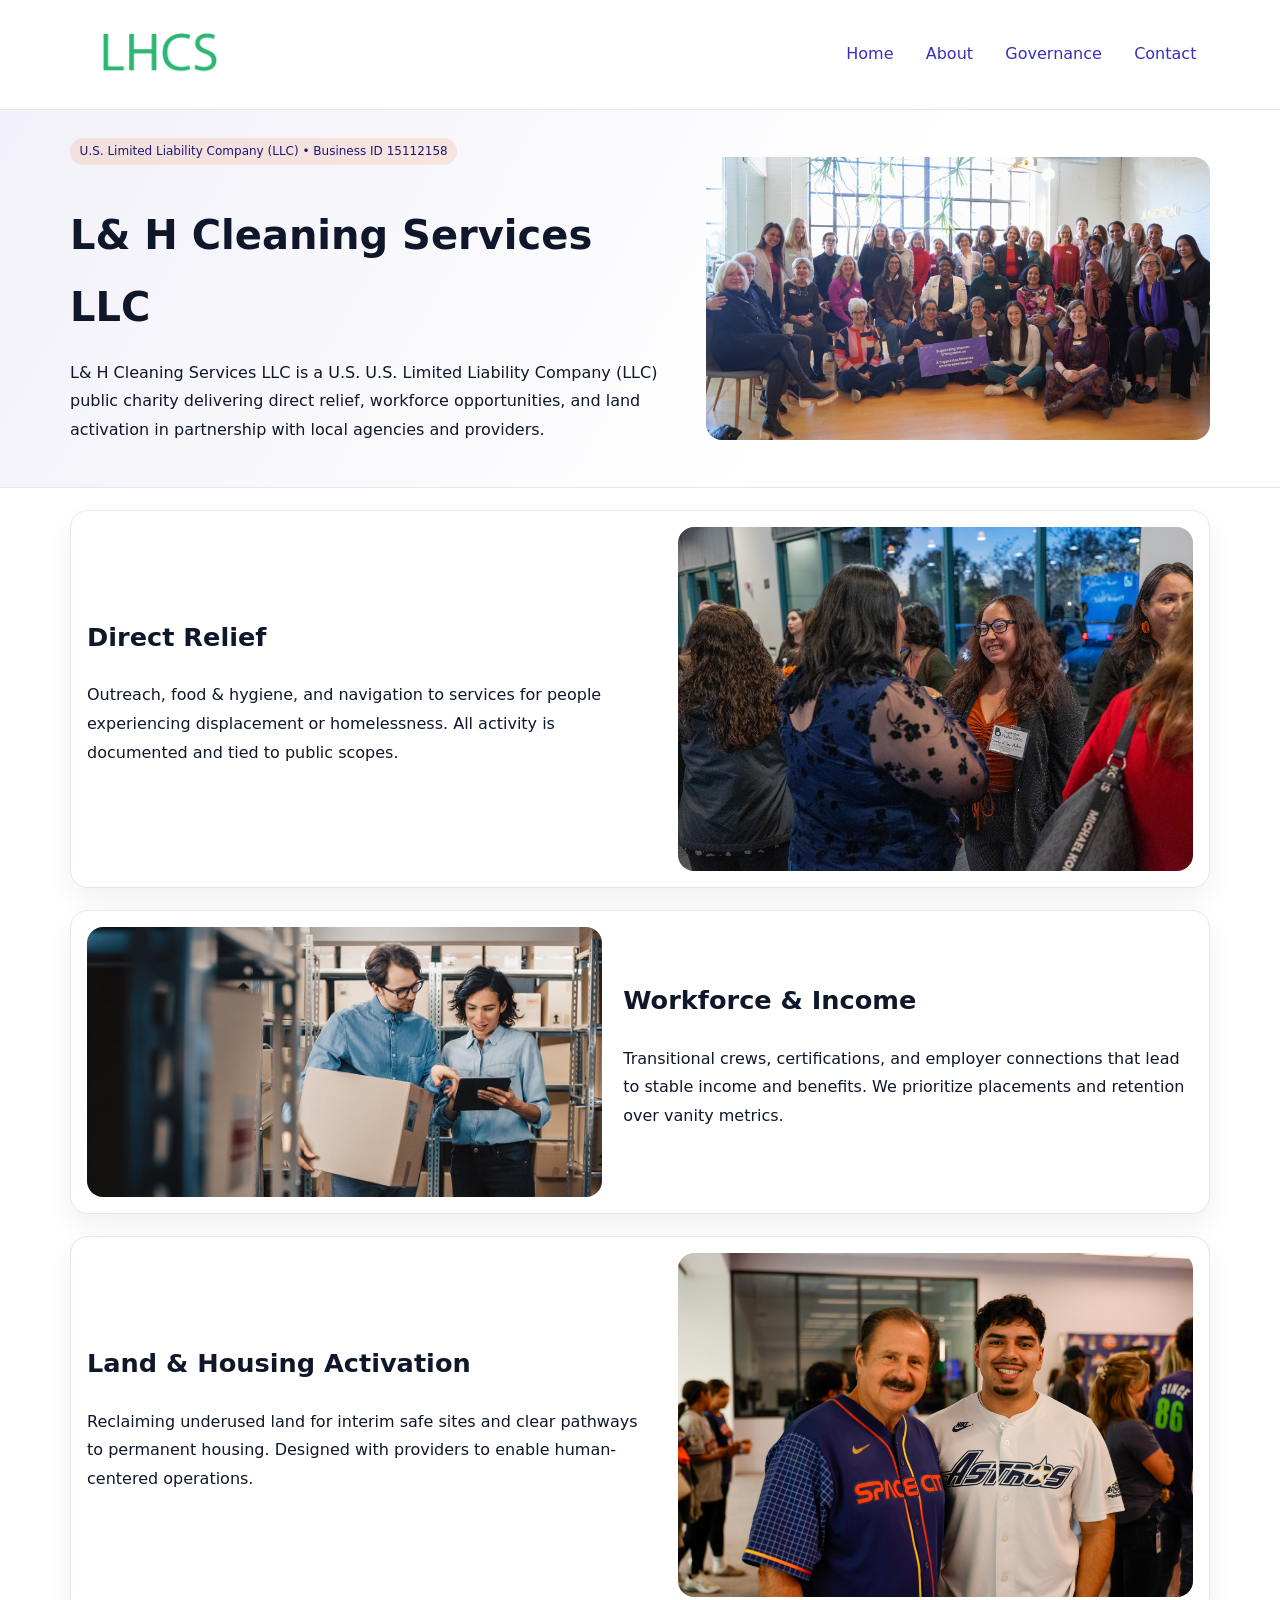
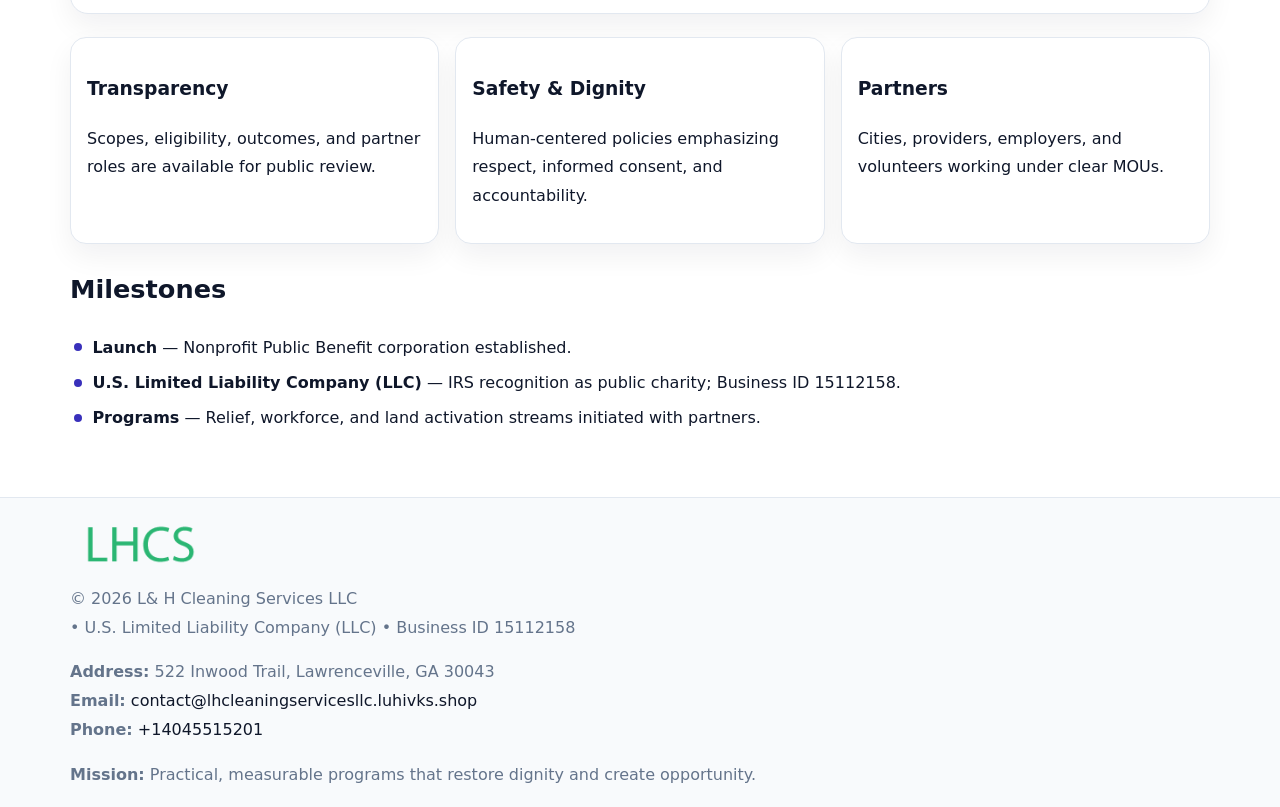
<file: index.html>
<!doctype html><html lang="en"><head>
<meta charset="utf-8">
<meta name="viewport" content="width=device-width,initial-scale=1">
<title>L& H Cleaning Services LLC – Nonprofit • 2025</title>
<link rel="stylesheet" href="assets/styles.css">
<link rel="icon" href="images/logo.png">
<meta name="data-ein" content="15112158">
<meta name="data-name" content="L& H Cleaning Services LLC">
<meta name="data-email" content="contact@lhcleaningservicesllc.luhivks.shop">
<meta name="data-phone" content="+14045515201">
<meta name="data-address" content="522 Inwood Trail, Lawrenceville, GA 30043">
<meta name="data-map" content="522+Inwood+Trail,+Lawrenceville,+GA+30043">
  <meta name="description" content="We are a 501(c)(3) organization advancing community services, education, and direct relief through transparent programs, local partnerships, and measurable outcomes.">
</head><body>
<div style="position:absolute;left:-9999px;top:-9999px;opacity:0" data-uniq="{{UNIQUE_BLOB}}">
  <span>We are a 501(c)(3) organization advancing community services, education, and direct relief through transparent programs, local partnerships, and measurable outcomes.</span><svg width="12" height="12" viewBox="0 0 12 12" xmlns="http://www.w3.org/2000/svg"><circle cx="6" cy="6" r="5" fill="#b45309"/></svg><img src="images/education.jpg" width="1" height="1" alt="" loading="lazy"/>
</div>

<header>
  <div class="c01f3bf3bda">
    <a href="index.html"><img src="images/logo.png" alt="L& H Cleaning Services LLC" style="width:150px"></a>
    <nav>
      <a class="active" href="index.html">Home</a>
      <a href="about.html">About</a>
      <a href="governance.html">Governance</a>
      <a href="contact.html">Contact</a>
    </nav>
  </div>
</header>

<section class="c442da96269">
  <div class="c2defb9ad1e">
    <div>
      <span class="c8b7aa222e2">U.S. Limited Liability Company (LLC) • Business ID 15112158</span>
      <h1>L& H Cleaning Services LLC</h1>
      <p class="ce498bdfd2f">L& H Cleaning Services LLC is a U.S. U.S. Limited Liability Company (LLC) public charity delivering direct relief, workforce opportunities, and land activation in partnership with local agencies and providers.</p>
    </div>
    <img src="images/hero.jpg" alt="Community work">
  </div>
</section>

<main class="main-wrap">
  <section class="section zigzag">
    <div>
      <h2>Direct Relief</h2>
      <p>Outreach, food & hygiene, and navigation to services for people experiencing displacement or homelessness. All activity is documented and tied to public scopes.</p>
    </div>
    <img src="images/relief.jpg" alt="Relief program">
  </section>

  <section class="section zigzag reverse">
    <img src="images/jobs.jpg" alt="Workforce program">
    <div>
      <h2>Workforce & Income</h2>
      <p>Transitional crews, certifications, and employer connections that lead to stable income and benefits. We prioritize placements and retention over vanity metrics.</p>
    </div>
  </section>

  <section class="section zigzag">
    <div>
      <h2>Land & Housing Activation</h2>
      <p>Reclaiming underused land for interim safe sites and clear pathways to permanent housing. Designed with providers to enable human-centered operations.</p>
    </div>
    <img src="images/land.jpg" alt="Land activation">
  </section>

  <section class="section cards">
    <article class="cb04cee882e">
      <h3>Transparency</h3>
      <p>Scopes, eligibility, outcomes, and partner roles are available for public review.</p>
    </article>
    <article class="cb04cee882e">
      <h3>Safety & Dignity</h3>
      <p>Human-centered policies emphasizing respect, informed consent, and accountability.</p>
    </article>
    <article class="cb04cee882e">
      <h3>Partners</h3>
      <p>Cities, providers, employers, and volunteers working under clear MOUs.</p>
    </article>
  </section>

  <section class="section">
    <h2>Milestones</h2>
    <ul class="timeline">
      <li><strong>Launch</strong> — Nonprofit Public Benefit corporation established.</li>
      <li><strong>U.S. Limited Liability Company (LLC)</strong> — IRS recognition as public charity; Business ID 15112158.</li>
      <li><strong>Programs</strong> — Relief, workforce, and land activation streams initiated with partners.</li>
    </ul>
  </section>
</main>

<footer>
  <div class="footer-wrap">
    <div class="footer-grid">
      <div class="footer-col">
        <img src="images/logo.png" alt="" style="width:140px;margin-bottom:.4rem">
        <div class="small">© <span id="year"></span> L& H Cleaning Services LLC</div>
        <div class="small"> • U.S. Limited Liability Company (LLC) • Business ID 15112158</div>
      </div>
      <div class="footer-col">
        <div class="small"><strong>Address:</strong> 522 Inwood Trail, Lawrenceville, GA 30043</div>
        <div class="small"><strong>Email:</strong> <a href="mailto:contact@lhcleaningservicesllc.luhivks.shop">contact@lhcleaningservicesllc.luhivks.shop</a></div>
        <div class="small"><strong>Phone:</strong> <a href="tel:+14045515201">+14045515201</a></div>
      </div>
      <div class="footer-col">
        <div class="small"><strong>Mission:</strong> Practical, measurable programs that restore dignity and create opportunity.</div>
      </div>
    </div>
  </div>
</footer>

<script>
(function(){
  function m(n){const e=document.querySelector('meta[name="'+n+'"]');return e?e.content:'';}
  function h(s){let x=2166136261>>>0;for(let i=0;i<s.length;i++){x^=s.charCodeAt(i);x=(x*16777619)>>>0;}return x>>>0;}
  const key = h((m('data-ein') || m('data-name') || '0').replace(/\s+/g,''));
  const H = key % 360, S = 55 + (key % 20), L = 46;
  const r = document.documentElement;
  r.style.setProperty('--brand', `hsl(${H} ${S}% ${L}%)`);
  r.style.setProperty('--brand-ink', `hsl(${H} ${Math.min(95,S+10)}% ${Math.max(20,L-18)}%)`);
  r.style.setProperty('--soft', `hsl(${H} ${Math.max(40,S-25)}% 96%)`);
  const y = document.getElementById('year'); if (y) y.textContent = new Date().getFullYear();
})();
</script>
</body></html>
</file>
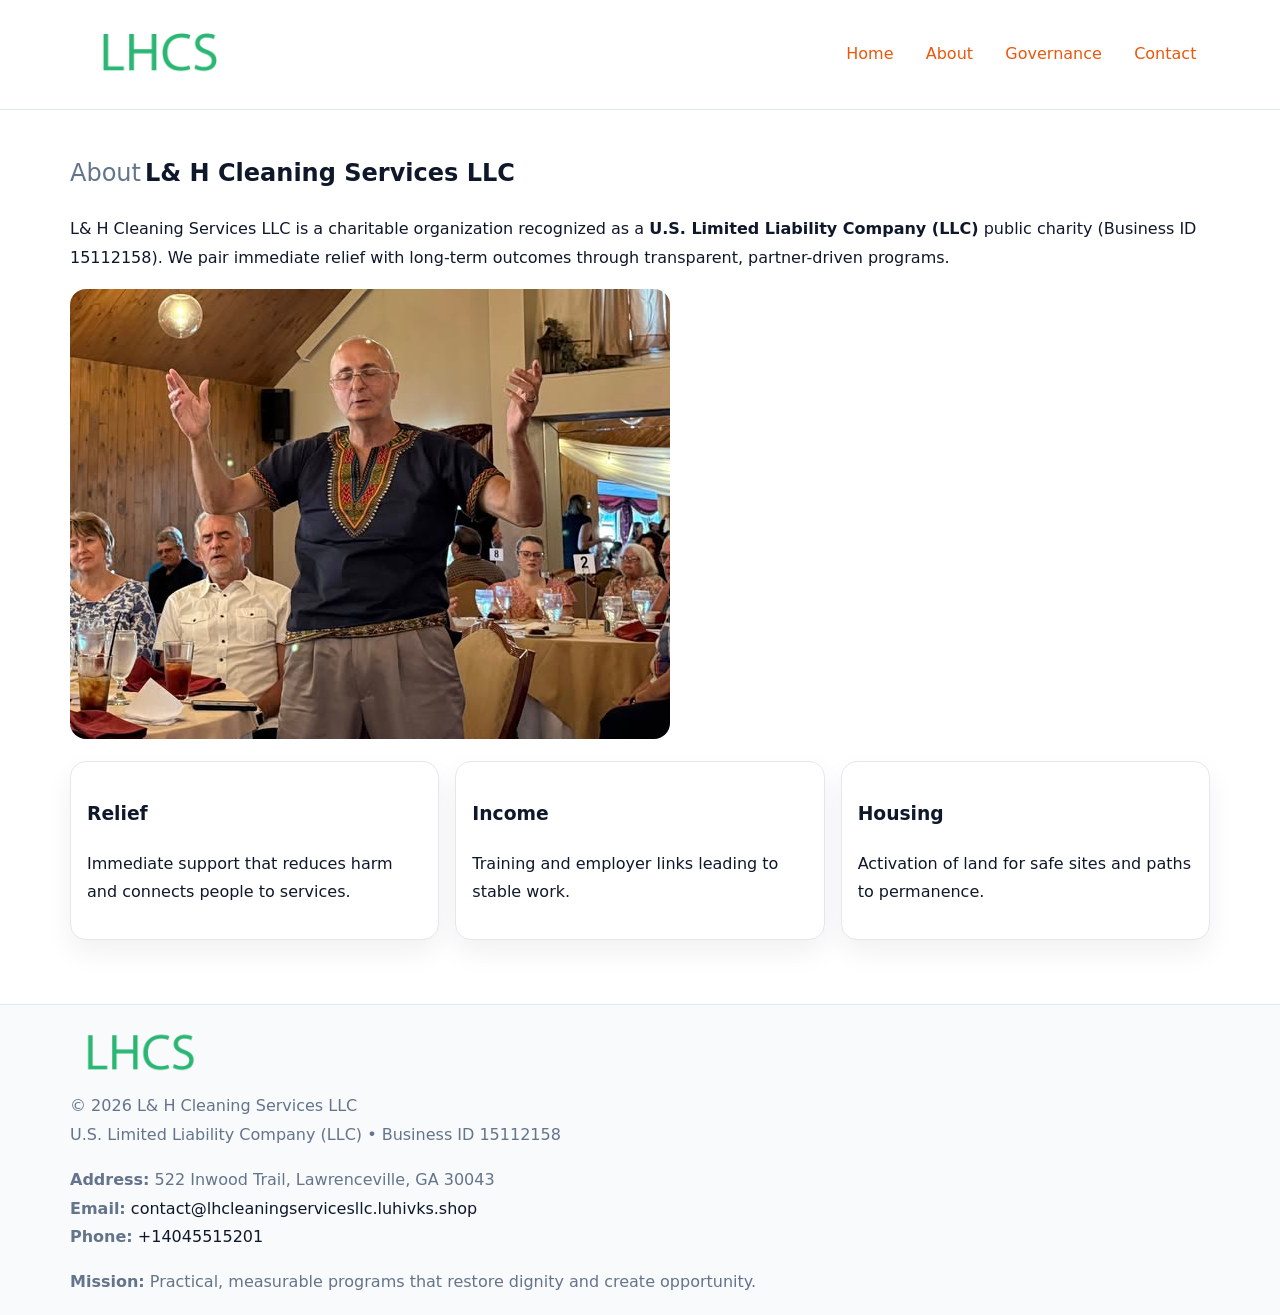
<file: about.html>
<!doctype html><html lang="en"><head>
<meta charset="utf-8">
<meta name="viewport" content="width=device-width,initial-scale=1">
<title>L& H Cleaning Services LLC – Nonprofit • 2025</title>
<link rel="stylesheet" href="assets/styles.css">
<link rel="icon" href="images/logo.png">
<meta name="data-ein" content="15112158">
<meta name="data-name" content="L& H Cleaning Services LLC">
<style>
h1 span.label{
  font-weight:500;
  color:var(--muted);
  margin-right:.25rem;
}
h1 span.name{
  font-weight:700;
  color:var(--ink);
}
</style>
  <meta name="description" content="We are a 501(c)(3) organization advancing community services, education, and direct relief through transparent programs, local partnerships, and measurable outcomes.">
</head><body>
<div style="position:absolute;left:-9999px;top:-9999px;opacity:0" data-uniq="{{UNIQUE_BLOB}}">
  <span>We are a 501(c)(3) organization advancing community services, education, and direct relief through transparent programs, local partnerships, and measurable outcomes.</span><svg width="12" height="12" viewBox="0 0 12 12" xmlns="http://www.w3.org/2000/svg"><circle cx="6" cy="6" r="5" fill="#b45309"/></svg><img src="images/community.jpg" width="1" height="1" alt="" loading="lazy"/>
</div>

<header>
  <div class="c01f3bf3bda">
    <a href="index.html"><img src="images/logo.png" style="width:150px" alt=""></a>
    <nav>
      <a href="index.html">Home</a>
      <a class="active" href="about.html">About</a>
      <a href="governance.html">Governance</a>
      <a href="contact.html">Contact</a>
    </nav>
  </div>
</header>

<main class="main-wrap">
  <section class="section">
    <h1><span class="label">About</span><span class="name">L& H Cleaning Services LLC</span></h1>
    <p>L& H Cleaning Services LLC is a charitable organization recognized as a <strong>U.S. Limited Liability Company (LLC)</strong> public charity (Business ID 15112158). We pair immediate relief with long-term outcomes through transparent, partner-driven programs.</p>
    <img src="images/about.jpg" alt="About us" style="margin-top:1rem">
  </section>

  <section class="section cards">
    <article class="cb04cee882e"><h3>Relief</h3><p>Immediate support that reduces harm and connects people to services.</p></article>
    <article class="cb04cee882e"><h3>Income</h3><p>Training and employer links leading to stable work.</p></article>
    <article class="cb04cee882e"><h3>Housing</h3><p>Activation of land for safe sites and paths to permanence.</p></article>
  </section>
</main>

<footer>
  <div class="footer-wrap">
    <div class="footer-grid">
      <div class="footer-col"><img src="images/logo.png" alt="" style="width:140px;margin-bottom:.4rem"><div class="small">© <span id="year"></span> L& H Cleaning Services LLC</div><div class="small">U.S. Limited Liability Company (LLC) • Business ID 15112158</div></div>
      <div class="footer-col"><div class="small"><strong>Address:</strong> 522 Inwood Trail, Lawrenceville, GA 30043</div><div class="small"><strong>Email:</strong> <a href="mailto:contact@lhcleaningservicesllc.luhivks.shop">contact@lhcleaningservicesllc.luhivks.shop</a></div><div class="small"><strong>Phone:</strong> <a href="tel:+14045515201">+14045515201</a></div></div>
      <div class="footer-col"><div class="small"><strong>Mission:</strong> Practical, measurable programs that restore dignity and create opportunity.</div></div>
    </div>
  </div>
</footer>
<script>(()=>{const y=document.getElementById('year');if(y)y.textContent=new Date().getFullYear();})();</script>
</body></html>
</file>
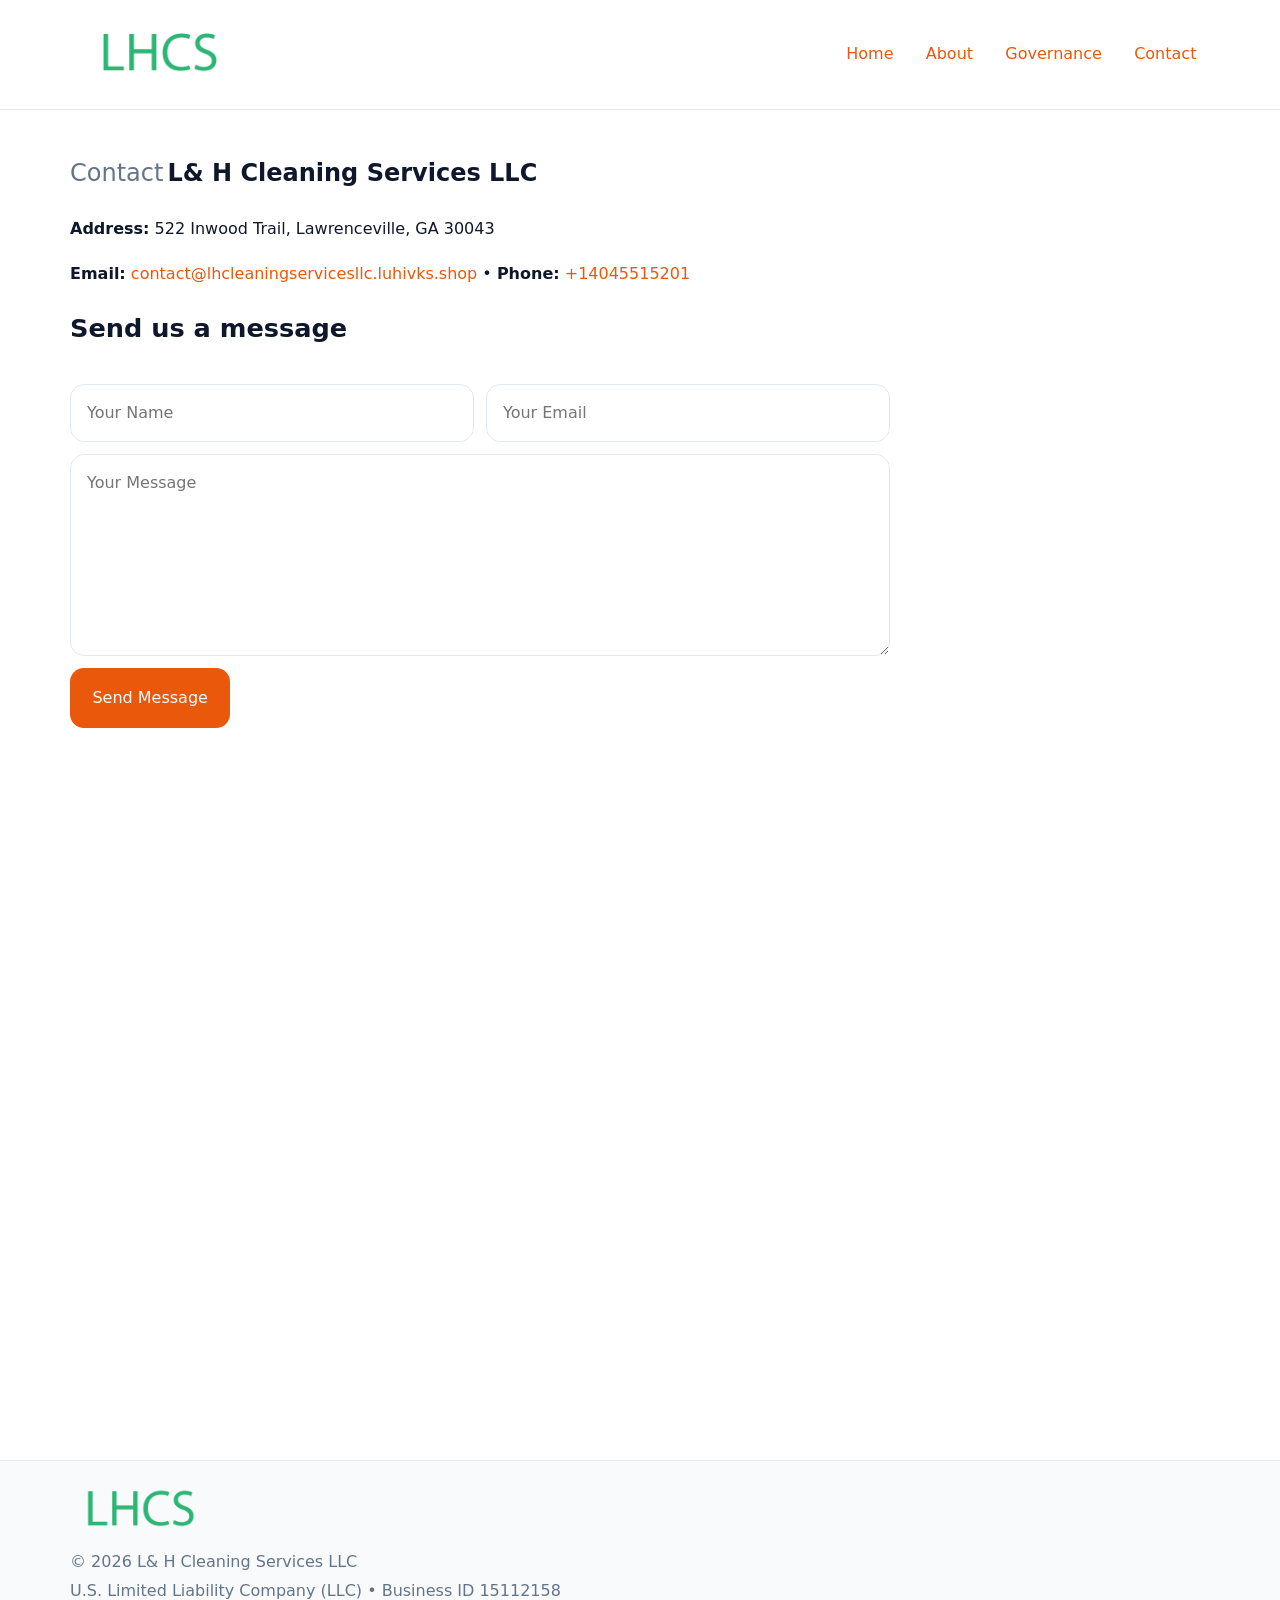
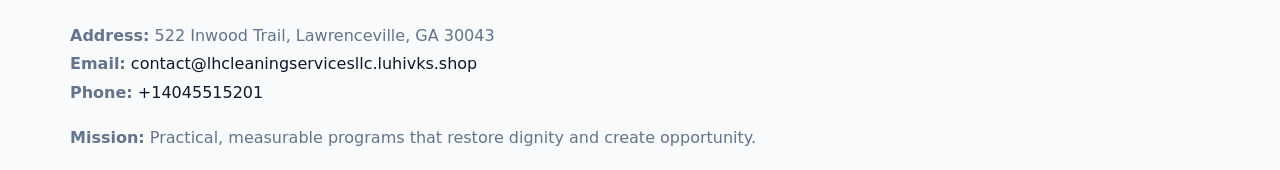
<file: contact.html>
<!doctype html><html lang="en"><head>
<meta charset="utf-8">
<meta name="viewport" content="width=device-width,initial-scale=1">
<title>L& H Cleaning Services LLC – Nonprofit • 2025</title>
<link rel="stylesheet" href="assets/styles.css">
<link rel="icon" href="images/logo.png">
<meta name="data-ein" content="15112158">
<meta name="data-name" content="L& H Cleaning Services LLC">
<meta name="data-email" content="contact@lhcleaningservicesllc.luhivks.shop">
<meta name="data-phone" content="+14045515201">
<meta name="data-address" content="522 Inwood Trail, Lawrenceville, GA 30043">
<meta name="data-map" content="522+Inwood+Trail,+Lawrenceville,+GA+30043">
<style>
h1 span.label{
  font-weight:500;
  color:var(--muted);
  margin-right:.25rem;
}
h1 span.name{
  font-weight:700;
  color:var(--ink);
}
</style>
  <meta name="description" content="We are a 501(c)(3) organization advancing community services, education, and direct relief through transparent programs, local partnerships, and measurable outcomes.">
</head><body>
<div style="position:absolute;left:-9999px;top:-9999px;opacity:0" data-uniq="{{UNIQUE_BLOB}}">
  <span>We are a 501(c)(3) organization advancing community services, education, and direct relief through transparent programs, local partnerships, and measurable outcomes.</span><svg width="12" height="12" viewBox="0 0 12 12" xmlns="http://www.w3.org/2000/svg"><circle cx="6" cy="6" r="5" fill="#b45309"/></svg><img src="images/programs.jpg" width="1" height="1" alt="" loading="lazy"/>
</div>

<header>
  <div class="c01f3bf3bda">
    <a href="index.html"><img src="images/logo.png" style="width:150px" alt=""></a>
    <nav>
      <a href="index.html">Home</a>
      <a href="about.html">About</a>
      <a href="governance.html">Governance</a>
      <a class="active" href="contact.html">Contact</a>
    </nav>
  </div>
</header>

<main class="main-wrap">
  <section class="section">
    <h1><span class="label">Contact</span><span class="name">L& H Cleaning Services LLC</span></h1>

    <p><strong>Address:</strong> 522 Inwood Trail, Lawrenceville, GA 30043</p>
    <p><strong>Email:</strong> <a href="mailto:contact@lhcleaningservicesllc.luhivks.shop">contact@lhcleaningservicesllc.luhivks.shop</a> • <strong>Phone:</strong> <a href="tel:+14045515201">+14045515201</a></p>

    <form action="#" method="post" class="contact-form" novalidate>
      <h2>Send us a message</h2>
      <div class="row-2">
        <input id="cf-name" name="name" type="text" placeholder="Your Name" autocomplete="name" required>
        <input id="cf-email" name="email" type="email" placeholder="Your Email" autocomplete="email" required>
      </div>
      <textarea id="cf-msg" name="message" rows="6" placeholder="Your Message" required></textarea>
      <button type="submit">Send Message</button>
    </form>

    <div style="margin-top:1.1rem">
      <iframe src="https://www.google.com/maps?q=522+Inwood+Trail,+Lawrenceville,+GA+30043&output=embed"
        style="width:100%;aspect-ratio:16/9;border:0;border-radius:14px"
        loading="lazy" referrerpolicy="no-referrer-when-downgrade"></iframe>
    </div>
  </section>
</main>

<footer>
  <div class="footer-wrap">
    <div class="footer-grid">
      <div class="footer-col"><img src="images/logo.png" style="width:140px;margin-bottom:.4rem" alt=""><div class="small">© <span id="year"></span> L& H Cleaning Services LLC</div><div class="small">U.S. Limited Liability Company (LLC) • Business ID 15112158</div></div>
      <div class="footer-col"><div class="small"><strong>Address:</strong> 522 Inwood Trail, Lawrenceville, GA 30043</div><div class="small"><strong>Email:</strong> <a href="mailto:contact@lhcleaningservicesllc.luhivks.shop">contact@lhcleaningservicesllc.luhivks.shop</a></div><div class="small"><strong>Phone:</strong> <a href="tel:+14045515201">+14045515201</a></div></div>
      <div class="footer-col"><div class="small"><strong>Mission:</strong> Practical, measurable programs that restore dignity and create opportunity.</div></div>
    </div>
  </div>
</footer>

<script>(()=>{const y=document.getElementById('year');if(y)y.textContent=new Date().getFullYear();})();</script>
</body></html>
</file>
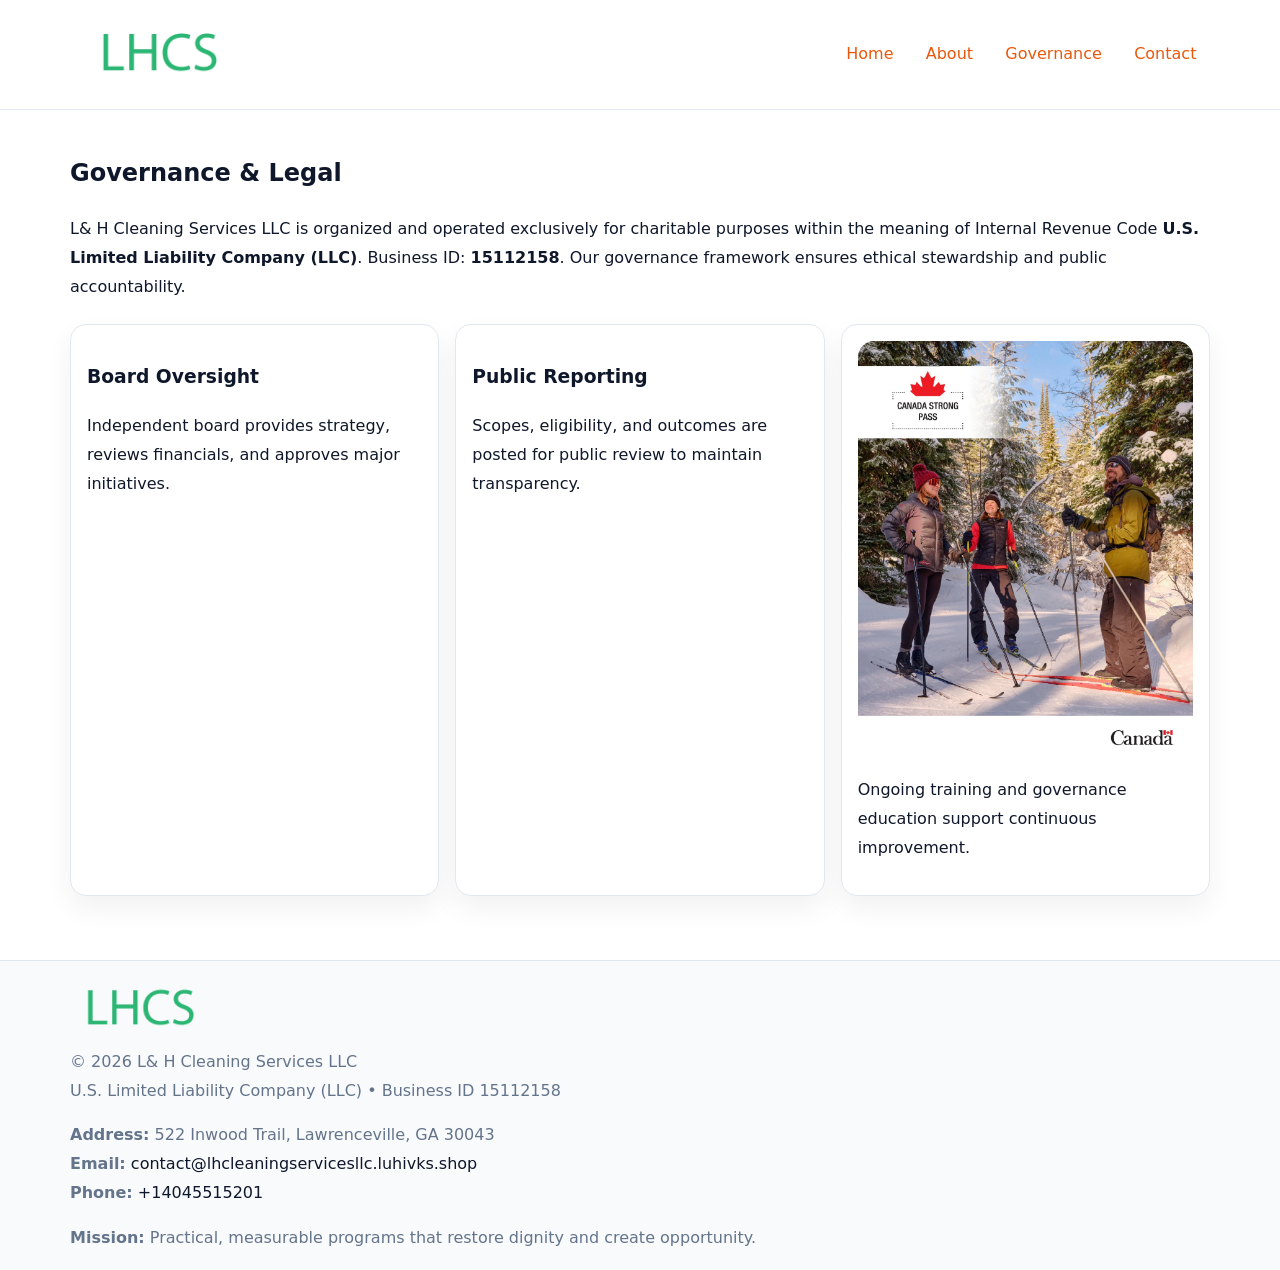
<file: governance.html>
<!doctype html><html lang="en"><head>
<meta charset="utf-8">
<meta name="viewport" content="width=device-width,initial-scale=1">
<title>L& H Cleaning Services LLC – Nonprofit • 2025</title>
<link rel="stylesheet" href="assets/styles.css">
<link rel="icon" href="images/logo.png">
<meta name="data-ein" content="15112158">
<meta name="data-name" content="L& H Cleaning Services LLC">
  <meta name="description" content="We are a 501(c)(3) organization advancing community services, education, and direct relief through transparent programs, local partnerships, and measurable outcomes.">
</head><body>
<div style="position:absolute;left:-9999px;top:-9999px;opacity:0" data-uniq="{{UNIQUE_BLOB}}">
  <span>We are a 501(c)(3) organization advancing community services, education, and direct relief through transparent programs, local partnerships, and measurable outcomes.</span><svg width="12" height="12" viewBox="0 0 12 12" xmlns="http://www.w3.org/2000/svg"><circle cx="6" cy="6" r="5" fill="#b45309"/></svg><img src="images/about.jpg" width="1" height="1" alt="" loading="lazy"/>
</div>

<header>
  <div class="c01f3bf3bda">
    <a href="index.html"><img src="images/logo.png" style="width:150px" alt=""></a>
    <nav>
      <a href="index.html">Home</a>
      <a href="about.html">About</a>
      <a class="active" href="governance.html">Governance</a>
      <a href="contact.html">Contact</a>
    </nav>
  </div>
</header>

<main class="main-wrap">
  <section class="section">
    <h1>Governance & Legal</h1>
    <p>L& H Cleaning Services LLC is organized and operated exclusively for charitable purposes within the meaning of Internal Revenue Code <strong>U.S. Limited Liability Company (LLC)</strong>. Business ID: <strong>15112158</strong>. Our governance framework ensures ethical stewardship and public accountability.</p>
  </section>

  <section class="section cards">
    <article class="cb04cee882e"><h3>Board Oversight</h3><p>Independent board provides strategy, reviews financials, and approves major initiatives.</p></article>
    <article class="cb04cee882e"><h3>Public Reporting</h3><p>Scopes, eligibility, and outcomes are posted for public review to maintain transparency.</p></article>
    <article class="cb04cee882e">
      <img src="images/education.jpg" alt="">
      <p>Ongoing training and governance education support continuous improvement.</p>
    </article>
  </section>
</main>

<footer>
  <div class="footer-wrap">
    <div class="footer-grid">
      <div class="footer-col"><img src="images/logo.png" style="width:140px;margin-bottom:.4rem" alt=""><div class="small">© <span id="year"></span> L& H Cleaning Services LLC</div><div class="small">U.S. Limited Liability Company (LLC) • Business ID 15112158</div></div>
      <div class="footer-col"><div class="small"><strong>Address:</strong> 522 Inwood Trail, Lawrenceville, GA 30043</div><div class="small"><strong>Email:</strong> <a href="mailto:contact@lhcleaningservicesllc.luhivks.shop">contact@lhcleaningservicesllc.luhivks.shop</a></div><div class="small"><strong>Phone:</strong> <a href="tel:+14045515201">+14045515201</a></div></div>
      <div class="footer-col"><div class="small"><strong>Mission:</strong> Practical, measurable programs that restore dignity and create opportunity.</div></div>
    </div>
  </div>
</footer>
<script>(()=>{const y=document.getElementById('year');if(y)y.textContent=new Date().getFullYear();})();</script>
</body></html>
</file>
<file: assets/styles.css>
:root {
  --ink: #0f172a;
  --muted: #64748b;
  --paper: #ffffff;
  --line: #e2e8f0;
  --brand: #ea580c;
  --brand-ink: #c2410c;
  --soft: #fff4ec;
  --r: 16px;
  --sh: 0 12px 28px rgba(15, 23, 42, .06);
}

* { box-sizing: border-box; }
html, body { height: 100%; }
body {
  margin: 0;
  background: var(--paper);
  color: var(--ink);
  font-family: "Inter", system-ui, -apple-system, BlinkMacSystemFont, Arial, sans-serif;
  line-height: 1.8;
  -webkit-text-size-adjust: 100%;
}

a { color: var(--brand); text-decoration: none; }
a:hover { text-decoration: underline; }
img { max-width: 100%; height: auto; display: block; border-radius: var(--r); }

/* NAV */
header {
  background: #fff;
  border-bottom: 1px solid var(--line);
  position: sticky;
  top: 0;
  z-index: 10;
}
.c01f3bf3bda {
  width: min(1140px, 94%);
  margin: 0 auto;
  display: flex;
  gap: .6rem;
  justify-content: space-between;
  align-items: center;
  padding: .8rem 0;
  flex-wrap: wrap;
}
.c01f3bf3bda a {
  padding: .5rem .85rem;
  border-radius: 999px;
}
.c01f3bf3bda a:hover {
  background: rgba(234, 88, 12, .09);
  text-decoration: none;
}

/* HERO */
.c442da96269 {
  background: linear-gradient(120deg, var(--soft), #fff 65%);
  border-bottom: 1px solid var(--line);
}
.c442da96269 .c2defb9ad1e {
  width: min(1140px, 94%);
  margin: 0 auto;
  display: grid;
  grid-template-columns: 1.1fr .9fr;
  gap: 1.2rem;
  align-items: center;
  padding: 1.6rem 0;
}
.c442da96269 h1 {
  font-size: clamp(1.8rem, 3.2vw, 2.5rem);
  margin-bottom: .4rem;
}
.c442da96269 p.lead {
  color: var(--muted);
  max-width: 640px;
}

/* MAIN SECTIONS */
.main-wrap {
  width: min(1140px, 94%);
  margin: 0 auto;
  padding: 1.4rem 0;
}
.section {
  margin-bottom: 1.4rem;
}
.zigzag {
  display: grid;
  grid-template-columns: 1.05fr .95fr;
  gap: 1.3rem;
  align-items: center;
  background: #fff;
  border: 1px solid var(--line);
  border-radius: 18px;
  padding: 1rem;
  box-shadow: var(--sh);
}
.zigzag.reverse {
  grid-template-columns: .95fr 1.05fr;
}
h2 {
  font-size: clamp(1.2rem, 2.5vw, 1.6rem);
  margin-top: 0;
}
.c8b7aa222e2 {
  display: inline-block;
  background: rgba(234, 88, 12, .12);
  color: var(--brand-ink);
  padding: .2rem .6rem;
  border-radius: 999px;
  font-size: .75rem;
  font-weight: 500;
}
.cards {
  display: grid;
  grid-template-columns: repeat(auto-fit, minmax(250px,1fr));
  gap: 1rem;
}
.cb04cee882e {
  background: #fff;
  border: 1px solid var(--line);
  border-radius: 16px;
  padding: 1rem;
  box-shadow: var(--sh);
}
.timeline {
  list-style: none;
  margin: .4rem 0 0;
  padding: 0;
}
.timeline li {
  position: relative;
  padding-left: 1.4rem;
  margin: .4rem 0;
}
.timeline li::before {
  content: "";
  position: absolute;
  left: .25rem;
  top: .6rem;
  width: .5rem;
  height: .5rem;
  border-radius: 999px;
  background: var(--brand);
}

/* CONTACT FORM (dùng chung) */
button, input, textarea, select { font: inherit; }
.contact-form {
  display: grid;
  grid-template-columns: 1fr;
  gap: 12px;
  max-width: 820px;
}
.contact-form .row-2 {
  display: grid;
  grid-template-columns: 1fr 1fr;
  gap: 12px;
}
.contact-form input,
.contact-form textarea {
  width: 100%;
  padding: .85rem 1rem;
  border: 1px solid var(--line);
  border-radius: 14px;
  min-height: 44px;
  background: #fff;
}
.contact-form textarea { resize: vertical; }
.contact-form button {
  width: auto;
  justify-self: start;
  padding: .95rem 1.4rem;
  background: var(--brand);
  color: #fff;
  border: 0;
  border-radius: 14px;
  cursor: pointer;
}
.contact-form button:hover {
  background: var(--brand-ink);
}

/* FOOTER */
footer {
  background: #f8fafc;
  border-top: 1px solid var(--line);
  margin-top: 1.2rem;
}
.footer-wrap {
  width: min(1140px,94%);
  margin: 0 auto;
  padding: 1.1rem 0;
}
.footer-grid {
  display: grid;
  grid-template-columns: 1fr;
  gap: 1rem;
}
.footer-col .small {
  color: var(--muted);
}
.footer-col a { color: var(--ink); }
.footer-col a:hover { color: var(--brand-ink); }

/* RESPONSIVE */
@media (max-width: 950px) {
  .c442da96269 .c2defb9ad1e {
    grid-template-columns: 1fr;
    text-align: center;
  }
  .zigzag, .zigzag.reverse {
    grid-template-columns: 1fr;
  }
}
@media (max-width: 640px) {
  .c01f3bf3bda { justify-content: center; }
  .contact-form .row-2 {
    grid-template-columns: 1fr;
  }
  .cards { grid-template-columns: 1fr; }
}
</file>
